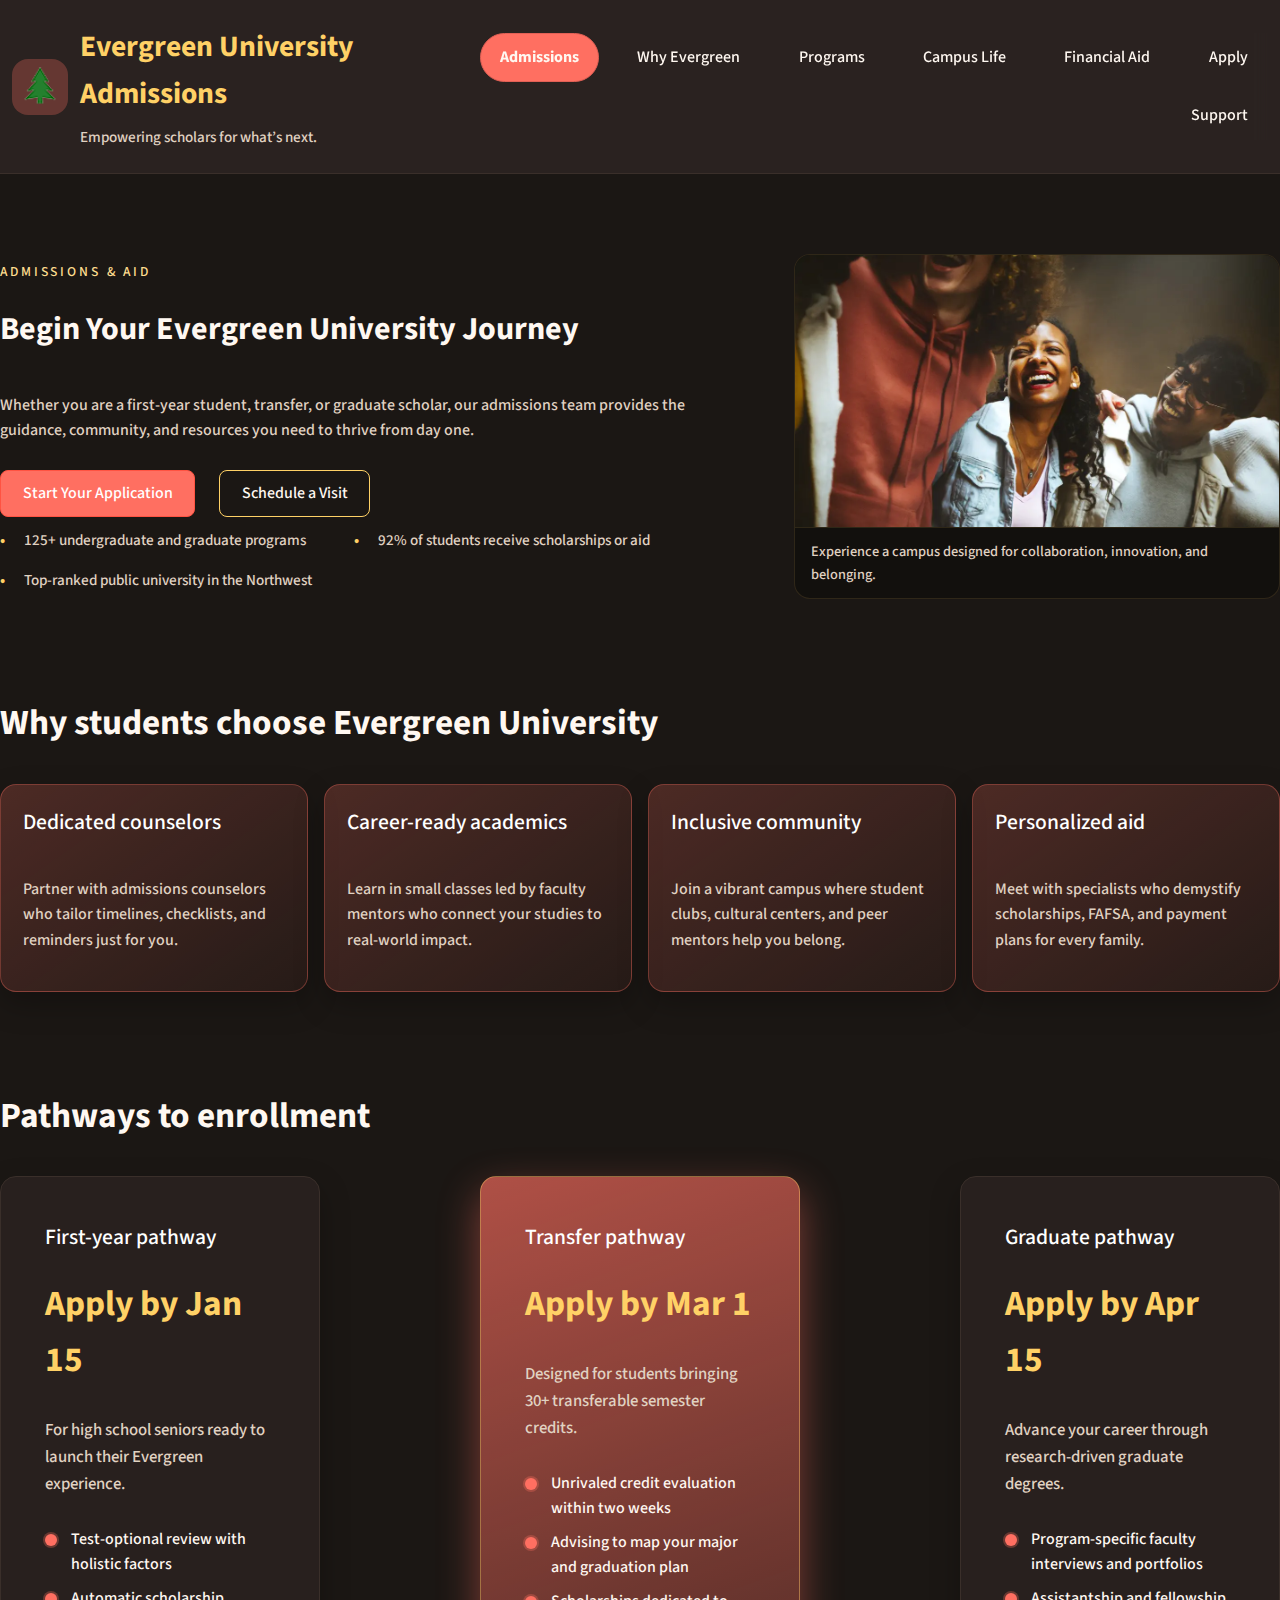
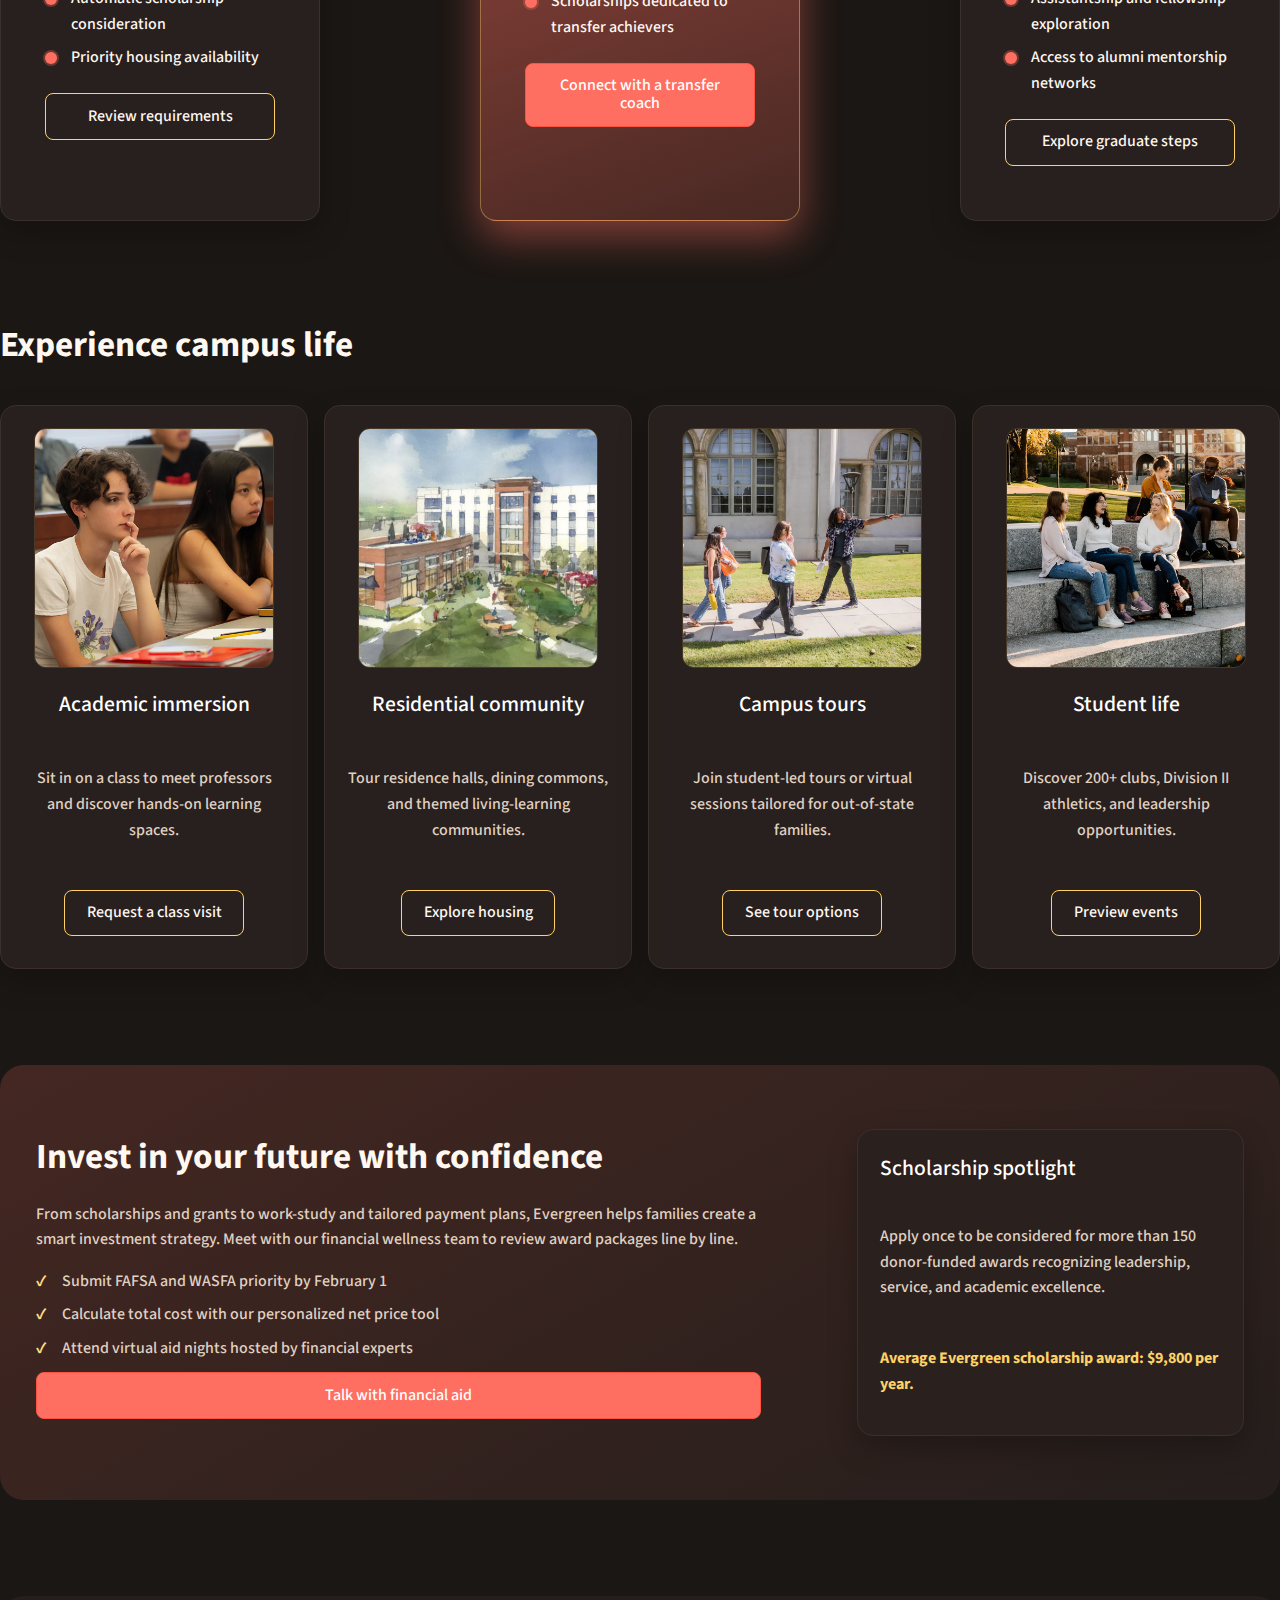
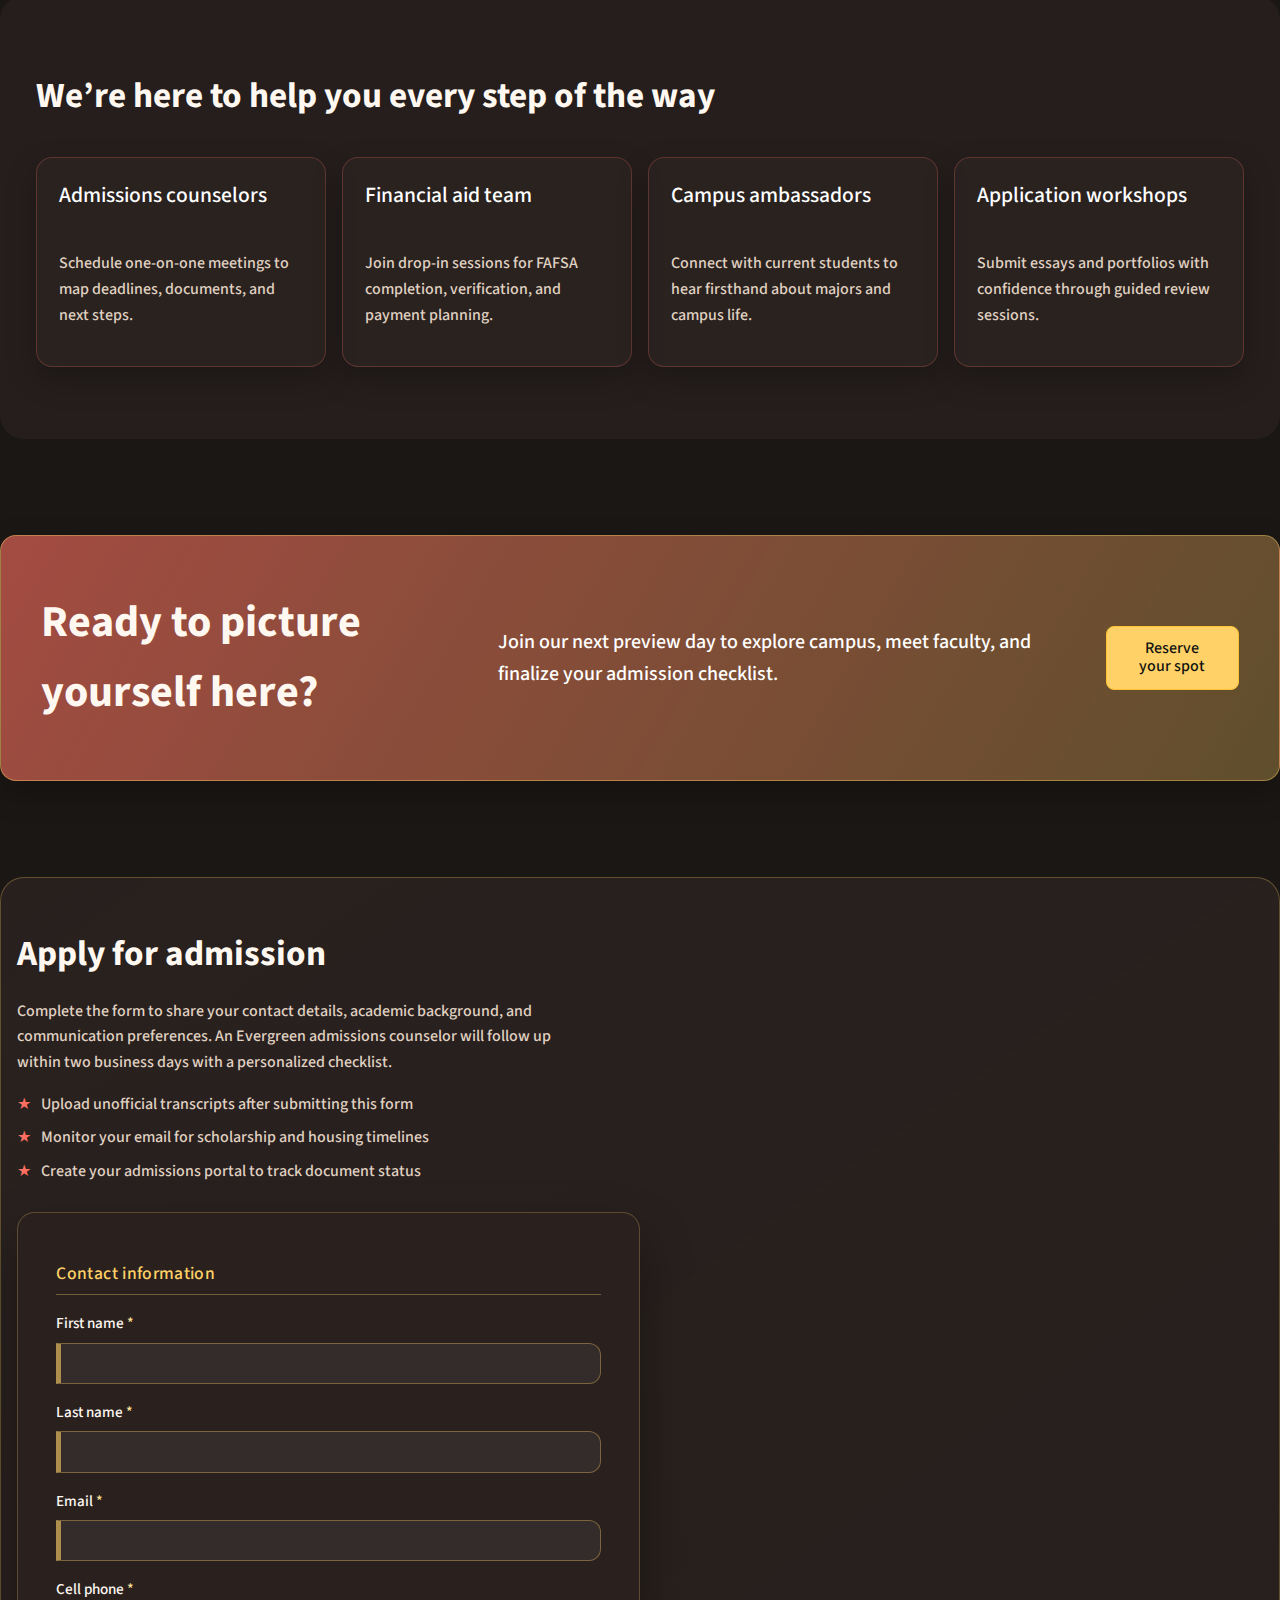
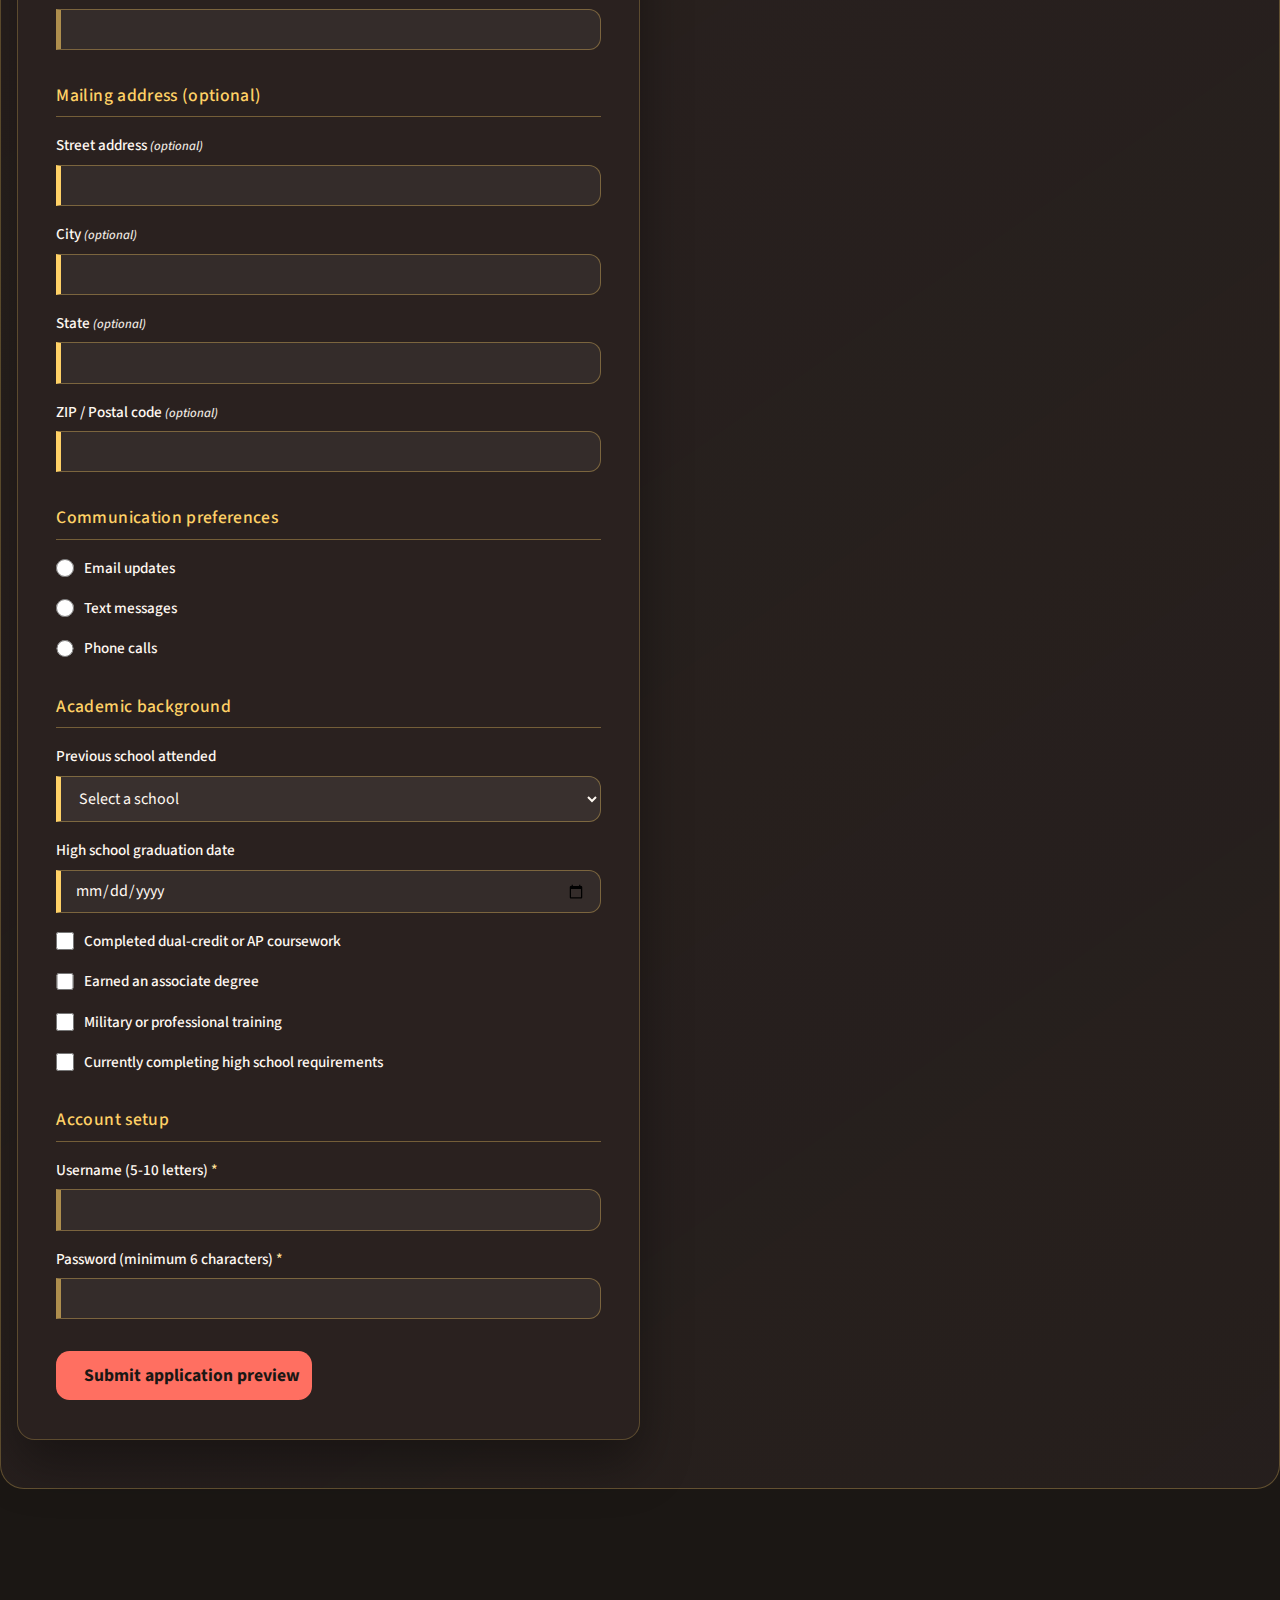
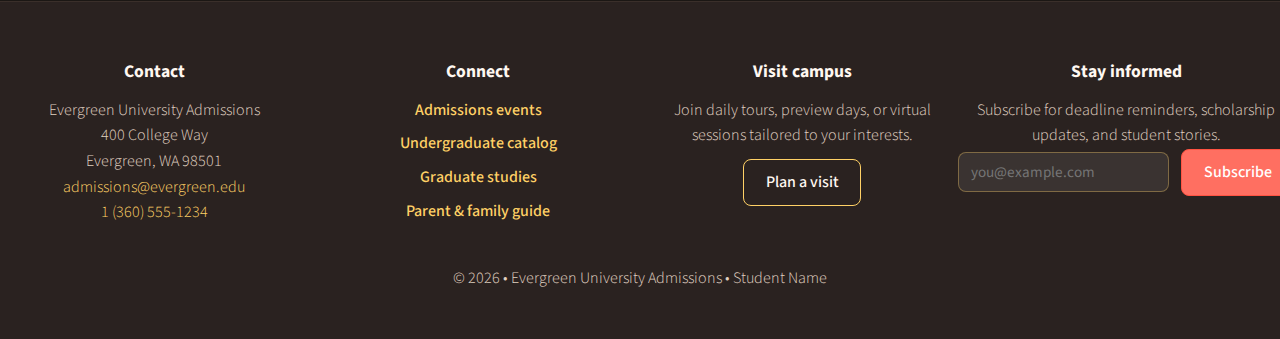
<file: index.html>
<!DOCTYPE html>
<html lang="en">
<head>
    <title>Evergreen University Admissions | Start Your Journey</title>
    <meta name="description" content="Explore Evergreen University admissions deadlines, academic programs, and financial aid resources, then apply with confidence.">
    <meta name="author" content="Evergreen University Admissions">

    <meta charset="UTF-8">

    <meta name="viewport" content="width=device-width, initial-scale=1.0">

    <!-- DNS + connection hints for Google Fonts -->
    <link rel="dns-prefetch" href="//fonts.googleapis.com">
    <link rel="dns-prefetch" href="//fonts.gstatic.com">
    <link rel="preconnect" href="https://fonts.googleapis.com" crossorigin>
    <link rel="preconnect" href="https://fonts.gstatic.com" crossorigin>

    <!-- Preload Google Fonts stylesheet, with stylesheet swap on load -->
    <link rel="preload" as="style" href="https://fonts.googleapis.com/css2?family=Source+Sans+3:wght@300;400;600;700&display=swap" onload="this.onload=null;this.rel='stylesheet'">
    <noscript>
        <link href="https://fonts.googleapis.com/css2?family=Source+Sans+3:wght@300;400;600;700&display=swap" rel="stylesheet">
    </noscript>

    <!-- Site styles -->
    <link href="css/styles.min.css?v=20240512" rel="stylesheet">
    <link href="css/nav-overrides.css?v=20240512" rel="stylesheet">

    <!-- favicon assets -->
    <link rel="apple-touch-icon" sizes="180x180" href="apple-touch-icon.png">
    <link rel="icon" type="image/png" sizes="32x32" href="favicon-32x32.png">
    <link rel="icon" type="image/png" sizes="16x16" href="favicon-16x16.png">
    <link rel="manifest" href="site.webmanifest">
</head>
<body>
    <div id="headerWrapper">
        <header class="site-header" id="top">
            <div class="brand">
                <img src="images/logo1x.png" srcset="images/logo1x.png 1x, images/logo2x.png 2x, images/logo3x.png 3x" alt="Evergreen University crest" width="64" height="64">
                <div class="brand-text">
                    <h1>Evergreen University Admissions</h1>
                    <p>Empowering scholars for what’s next.</p>
                </div>
            </div>
            <nav class="primary-nav" aria-label="Primary">
                <button class="nav-toggle" type="button" aria-expanded="false" aria-controls="primary-menu">
                    <span class="sr-only">Toggle navigation</span>
                    <span class="nav-toggle__box">
                        <span class="nav-toggle__line"></span>
                        <span class="nav-toggle__line"></span>
                        <span class="nav-toggle__line"></span>
                    </span>
                </button>
                <ul id="primary-menu">
                    <li class="active"><a href="#hero" aria-current="page">Admissions</a></li>
                    <li><a href="#admissions-overview">Why Evergreen</a></li>
                    <li><a href="#programs">Programs</a></li>
                    <li><a href="#campus">Campus Life</a></li>
                    <li><a href="#aid">Financial Aid</a></li>
                    <li><a href="#apply">Apply</a></li>
                    <li><a href="#support">Support</a></li>
                    <li class="nav-footer-close">
                        <a href="#top" aria-label="Close navigation and return to top">
                            <span aria-hidden="true">&times;</span>
                        </a>
                    </li>
                </ul>
            </nav>
        </header>
    </div>

    <div id="mainWrapper">
        <main>
            <section class="hero" id="hero">
                <div class="row">
                    <div class="column small-12 medium-6 large-6">
                        <p class="eyebrow">Admissions &amp; Aid</p>
                        <h1>Begin Your Evergreen University Journey</h1>
                        <p>Whether you are a first-year student, transfer, or graduate scholar, our admissions team provides the guidance, community, and resources you need to thrive from day one.</p>
                        <div class="cta-group">
                            <a class="btn btn-primary" href="#apply">Start Your Application</a>
                            <a class="btn btn-outline" href="#campus">Schedule a Visit</a>
                        </div>
                        <ul class="hero-highlights">
                            <li>125+ undergraduate and graduate programs</li>
                            <li>92% of students receive scholarships or aid</li>
                            <li>Top-ranked public university in the Northwest</li>
                        </ul>
                    </div>
                    <div class="column small-12 medium-6 large-6">
                        <figure class="hero-media">
                            <img src="images/photo1.webp" alt="Students walking across Evergreen University campus" width="1080" height="607">
                            <figcaption>Experience a campus designed for collaboration, innovation, and belonging.</figcaption>
                        </figure>
                    </div>
                </div>
            </section>

            <section class="benefits" id="admissions-overview">
                <h2>Why students choose Evergreen University</h2>
                <div class="row">
                    <div class="column small-12 medium-6 large-3">
                        <article class="card icon-card">
                            <h3>Dedicated counselors</h3>
                            <p>Partner with admissions counselors who tailor timelines, checklists, and reminders just for you.</p>
                        </article>
                    </div>
                    <div class="column small-12 medium-6 large-3">
                        <article class="card icon-card">
                            <h3>Career-ready academics</h3>
                            <p>Learn in small classes led by faculty mentors who connect your studies to real-world impact.</p>
                        </article>
                    </div>
                    <div class="column small-12 medium-6 large-3">
                        <article class="card icon-card">
                            <h3>Inclusive community</h3>
                            <p>Join a vibrant campus where student clubs, cultural centers, and peer mentors help you belong.</p>
                        </article>
                    </div>
                    <div class="column small-12 medium-6 large-3">
                        <article class="card icon-card">
                            <h3>Personalized aid</h3>
                            <p>Meet with specialists who demystify scholarships, FAFSA, and payment plans for every family.</p>
                        </article>
                    </div>
                </div>
            </section>

            <section class="plans" id="programs">
                <h2>Pathways to enrollment</h2>
                <div class="row">
                    <div class="column small-12 medium-6 large-3">
                        <article class="card plan-card">
                            <h3>First-year pathway</h3>
                            <p class="price"><span>Apply by Jan 15</span></p>
                            <p class="subtitle">For high school seniors ready to launch their Evergreen experience.</p>
                            <ul class="plan-features">
                                <li>Test-optional review with holistic factors</li>
                                <li>Automatic scholarship consideration</li>
                                <li>Priority housing availability</li>
                            </ul>
                            <a class="btn btn-outline" href="#apply">Review requirements</a>
                        </article>
                    </div>
                    <div class="column small-12 medium-6 large-3">
                        <article class="card plan-card featured">
                            <h3>Transfer pathway</h3>
                            <p class="price"><span>Apply by Mar 1</span></p>
                            <p class="subtitle">Designed for students bringing 30+ transferable semester credits.</p>
                            <ul class="plan-features">
                                <li>Unrivaled credit evaluation within two weeks</li>
                                <li>Advising to map your major and graduation plan</li>
                                <li>Scholarships dedicated to transfer achievers</li>
                            </ul>
                            <a class="btn btn-primary" href="#apply">Connect with a transfer coach</a>
                        </article>
                    </div>
                    <div class="column small-12 medium-6 large-3">
                        <article class="card plan-card">
                            <h3>Graduate pathway</h3>
                            <p class="price"><span>Apply by Apr 15</span></p>
                            <p class="subtitle">Advance your career through research-driven graduate degrees.</p>
                            <ul class="plan-features">
                                <li>Program-specific faculty interviews and portfolios</li>
                                <li>Assistantship and fellowship exploration</li>
                                <li>Access to alumni mentorship networks</li>
                            </ul>
                            <a class="btn btn-outline" href="#apply">Explore graduate steps</a>
                        </article>
                    </div>
                </div>
            </section>

            <section class="devices" id="campus">
                <h2>Experience campus life</h2>
                <div class="row">
                    <div class="column small-12 medium-6 large-3">
                        <article class="card device-card">
                            <img src="images/photo2.webp" alt="Students collaborating in a modern classroom" width="900" height="900" loading="lazy">
                            <h3>Academic immersion</h3>
                            <p>Sit in on a class to meet professors and discover hands-on learning spaces.</p>
                            <a class="btn btn-outline" href="#apply">Request a class visit</a>
                        </article>
                    </div>
                    <div class="column small-12 medium-6 large-3">
                        <article class="card device-card">
                            <img src="images/photo3.webp" alt="Evergreen University housing exterior at sunset" width="900" height="900" loading="lazy">
                            <h3>Residential community</h3>
                            <p>Tour residence halls, dining commons, and themed living-learning communities.</p>
                            <a class="btn btn-outline" href="#apply">Explore housing</a>
                        </article>
                    </div>
                    <div class="column small-12 medium-6 large-3">
                        <article class="card device-card">
                            <img src="images/photo4.webp" alt="Student exploring campus green space" width="900" height="900" loading="lazy">
                            <h3>Campus tours</h3>
                            <p>Join student-led tours or virtual sessions tailored for out-of-state families.</p>
                            <a class="btn btn-outline" href="#apply">See tour options</a>
                        </article>
                    </div>
                    <div class="column small-12 medium-6 large-3">
                        <article class="card device-card">
                            <img src="images/photo5.webp" alt="Students celebrating with Evergreen spirit gear" width="900" height="900" loading="lazy">
                            <h3>Student life</h3>
                            <p>Discover 200+ clubs, Division II athletics, and leadership opportunities.</p>
                            <a class="btn btn-outline" href="#apply">Preview events</a>
                        </article>
                    </div>
                </div>
            </section>

            <section class="coverage" id="aid">
                <div class="row">
                    <div class="column small-12 medium-7 large-7">
                        <h2>Invest in your future with confidence</h2>
                        <p>From scholarships and grants to work-study and tailored payment plans, Evergreen helps families create a smart investment strategy. Meet with our financial wellness team to review award packages line by line.</p>
                        <ul class="coverage-list">
                            <li>Submit FAFSA and WASFA priority by February 1</li>
                            <li>Calculate total cost with our personalized net price tool</li>
                            <li>Attend virtual aid nights hosted by financial experts</li>
                        </ul>
                        <a class="btn btn-primary" href="#support">Talk with financial aid</a>
                    </div>
                    <div class="column small-12 medium-5 large-5">
                        <aside class="card coverage-card">
                            <h3>Scholarship spotlight</h3>
                            <p>Apply once to be considered for more than 150 donor-funded awards recognizing leadership, service, and academic excellence.</p>
                            <p class="highlight">Average Evergreen scholarship award: $9,800 per year.</p>
                        </aside>
                    </div>
                </div>
            </section>

            <section class="support" id="support">
                <h2>We’re here to help you every step of the way</h2>
                <div class="row">
                    <div class="column small-12 medium-3 large-3">
                        <article class="card support-card">
                            <h3>Admissions counselors</h3>
                            <p>Schedule one-on-one meetings to map deadlines, documents, and next steps.</p>
                        </article>
                    </div>
                    <div class="column small-12 medium-3 large-3">
                        <article class="card support-card">
                            <h3>Financial aid team</h3>
                            <p>Join drop-in sessions for FAFSA completion, verification, and payment planning.</p>
                        </article>
                    </div>
                    <div class="column small-12 medium-3 large-3">
                        <article class="card support-card">
                            <h3>Campus ambassadors</h3>
                            <p>Connect with current students to hear firsthand about majors and campus life.</p>
                        </article>
                    </div>
                    <div class="column small-12 medium-3 large-3">
                        <article class="card support-card">
                            <h3>Application workshops</h3>
                            <p>Submit essays and portfolios with confidence through guided review sessions.</p>
                        </article>
                    </div>
                </div>
            </section>

            <section class="cta-banner">
                <div class="row">
                    <div class="column small-12 medium-12 large-12">
                        <div class="card cta-card">
                            <h2>Ready to picture yourself here?</h2>
                            <p>Join our next preview day to explore campus, meet faculty, and finalize your admission checklist.</p>
                            <a class="btn btn-highlight" href="#apply">Reserve your spot</a>
                        </div>
                    </div>
                </div>
            </section>

            <section class="apply" id="apply">
                <div class="row">
                    <div class="column small-12 medium-6 large-6">
                        <h2>Apply for admission</h2>
                        <p>Complete the form to share your contact details, academic background, and communication preferences. An Evergreen admissions counselor will follow up within two business days with a personalized checklist.</p>
                        <ul>
                            <li>Upload unofficial transcripts after submitting this form</li>
                            <li>Monitor your email for scholarship and housing timelines</li>
                            <li>Create your admissions portal to track document status</li>
                        </ul>
                    </div>
                    <div class="column small-12 medium-6 large-6">
                        <form method="get" action="thanks.html" class="my-form" autocomplete="on">
                            <div class="form-section">
                                <h3>Contact information</h3>
                                <label>
                                    <span>First name <span class="required">*</span></span>
                                    <input type="text" name="firstName" autocomplete="given-name" required title="Please enter your first name">
                                </label>
                                <label>
                                    <span>Last name <span class="required">*</span></span>
                                    <input type="text" name="lastName" autocomplete="family-name" required title="Please enter your last name">
                                </label>
                                <label>
                                    <span>Email <span class="required">*</span></span>
                                    <input type="email" name="email" autocomplete="email" required title="Please enter a valid email address">
                                </label>
                                <label>
                                    <span>Cell phone <span class="required">*</span></span>
                                    <input type="tel" name="cellPhone" autocomplete="tel" required title="Please enter a mobile number">
                                </label>
                            </div>

                            <div class="form-section">
                                <h3>Mailing address (optional)</h3>
                                <label>
                                    <span>Street address <span class="optional">(optional)</span></span>
                                    <input type="text" name="address" autocomplete="address-line1">
                                </label>
                                <label>
                                    <span>City <span class="optional">(optional)</span></span>
                                    <input type="text" name="city" autocomplete="address-level2">
                                </label>
                                <label>
                                    <span>State <span class="optional">(optional)</span></span>
                                    <input type="text" name="state" autocomplete="address-level1">
                                </label>
                                <label>
                                    <span>ZIP / Postal code <span class="optional">(optional)</span></span>
                                    <input type="text" name="postalCode" autocomplete="postal-code" pattern="\d{5}(-\d{4})?" title="Enter a 5-digit ZIP or 5+4 format">
                                </label>
                            </div>

                            <div class="form-section">
                                <h3>Communication preferences</h3>
                                <label class="choice">
                                    <input type="radio" name="contactPreference" value="email" required>
                                    <span>Email updates</span>
                                </label>
                                <label class="choice">
                                    <input type="radio" name="contactPreference" value="text">
                                    <span>Text messages</span>
                                </label>
                                <label class="choice">
                                    <input type="radio" name="contactPreference" value="phone">
                                    <span>Phone calls</span>
                                </label>
                            </div>

                            <div class="form-section">
                                <h3>Academic background</h3>
                                <label>
                                    <span>Previous school attended</span>
                                    <select name="previousSchool">
                                        <option value="">Select a school</option>
                                        <option value="evergreen-high">Evergreen High School</option>
                                        <option value="pine-valley-community">Pine Valley Community College</option>
                                        <option value="northcrest-state">Northcrest State College</option>
                                        <option value="international">International or other</option>
                                    </select>
                                </label>
                                <label>
                                    <span>High school graduation date</span>
                                    <input type="date" name="graduationDate">
                                </label>
                                <label class="choice">
                                    <input type="checkbox" name="educationCompleted[]" value="dual-credit">
                                    <span>Completed dual-credit or AP coursework</span>
                                </label>
                                <label class="choice">
                                    <input type="checkbox" name="educationCompleted[]" value="associate">
                                    <span>Earned an associate degree</span>
                                </label>
                                <label class="choice">
                                    <input type="checkbox" name="educationCompleted[]" value="military">
                                    <span>Military or professional training</span>
                                </label>
                                <label class="choice">
                                    <input type="checkbox" name="educationCompleted[]" value="none">
                                    <span>Currently completing high school requirements</span>
                                </label>
                            </div>

                            <div class="form-section">
                                <h3>Account setup</h3>
                                <label>
                                    <span>Username (5-10 letters) <span class="required">*</span></span>
                                    <input type="text" name="username" pattern="[A-Za-z]{5,10}" required title="Use 5-10 letters only">
                                </label>
                                <label>
                                    <span>Password (minimum 6 characters) <span class="required">*</span></span>
                                    <input type="password" name="password" minlength="6" required title="Enter at least 6 characters">
                                </label>
                            </div>

                            <input type="submit" value="Submit application preview">
                        </form>
                    </div>
                </div>
            </section>
        </main>
    </div>

    <div id="footerWrapper">
        <footer>
            <div class="row">
                <div class="column small-12 medium-6 large-3">
                    <section class="contact">
                        <h3>Contact</h3>
                        <p>Evergreen University Admissions</p>
                        <p>400 College Way<br>Evergreen, WA 98501</p>
                        <p><a href="mailto:admissions@evergreen.edu">admissions@evergreen.edu</a></p>
                        <p><a href="tel:+13605551234">1 (360) 555-1234</a></p>
                    </section>
                </div>
                <div class="column small-12 medium-6 large-3">
                    <section class="social">
                        <h3>Connect</h3>
                        <ul>
                            <li><a href="#">Admissions events</a></li>
                            <li><a href="#">Undergraduate catalog</a></li>
                            <li><a href="#">Graduate studies</a></li>
                            <li><a href="#">Parent &amp; family guide</a></li>
                        </ul>
                    </section>
                </div>
                <div class="column small-12 medium-6 large-3">
                    <section class="location">
                        <h3>Visit campus</h3>
                        <p>Join daily tours, preview days, or virtual sessions tailored to your interests.</p>
                        <a class="btn btn-outline" href="#campus">Plan a visit</a>
                    </section>
                </div>
                <div class="column small-12 medium-6 large-3">
                    <section class="newsletter">
                        <h3>Stay informed</h3>
                        <p>Subscribe for deadline reminders, scholarship updates, and student stories.</p>
                        <form action="#" method="post" class="newsletter-form">
                            <label for="newsletter-email" class="sr-only">Email address</label>
                            <input type="email" id="newsletter-email" name="email" placeholder="you@example.com" required>
                            <button class="btn btn-primary" type="submit">Subscribe</button>
                        </form>
                    </section>
                </div>
            </div>
            <p>&copy; <span id="year">x</span> &bull; Evergreen University Admissions • Student Name</p>
        </footer>
        <div id="footerNavPortal" class="footer-nav-portal"></div>
    </div>
    <script src="js/scripts.js?v=20240512"></script>
</body>
</html>
</file>
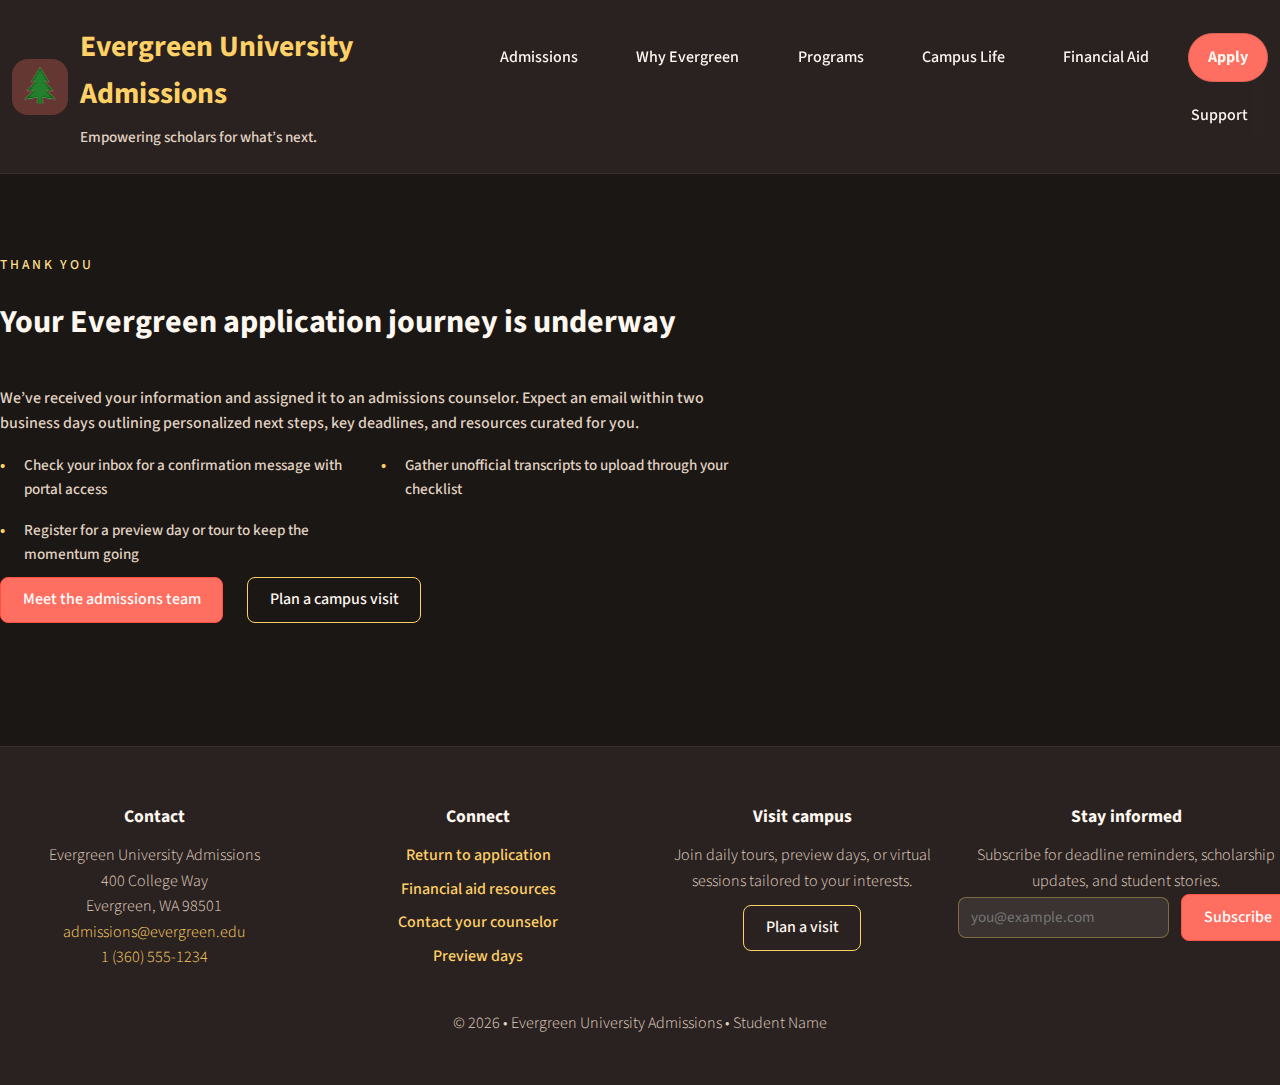
<file: thanks.html>
<!DOCTYPE html>
<html lang="en">
<head>
    <title>Thank You | Evergreen University Admissions</title>
    <meta name="description" content="Thank you for sharing your information with Evergreen University Admissions. A counselor will contact you soon.">
    <meta name="author" content="Evergreen University Admissions">

    <meta charset="UTF-8">

    <meta name="viewport" content="width=device-width, initial-scale=1.0">

    <!-- DNS + connection hints for Google Fonts -->
    <link rel="dns-prefetch" href="//fonts.googleapis.com">
    <link rel="dns-prefetch" href="//fonts.gstatic.com">
    <link rel="preconnect" href="https://fonts.googleapis.com" crossorigin>
    <link rel="preconnect" href="https://fonts.gstatic.com" crossorigin>

    <!-- Preload Google Fonts stylesheet, with stylesheet swap on load -->
    <link rel="preload" as="style" href="https://fonts.googleapis.com/css2?family=Source+Sans+3:wght@300;400;600;700&display=swap" onload="this.onload=null;this.rel='stylesheet'">
    <noscript>
        <link href="https://fonts.googleapis.com/css2?family=Source+Sans+3:wght@300;400;600;700&display=swap" rel="stylesheet">
    </noscript>

    <!-- Site styles -->
    <link href="css/styles.min.css" rel="stylesheet">
    <link href="css/nav-overrides.css" rel="stylesheet">

    <!-- favicon assets -->
    <link rel="apple-touch-icon" sizes="180x180" href="apple-touch-icon.png">
    <link rel="icon" type="image/png" sizes="32x32" href="favicon-32x32.png">
    <link rel="icon" type="image/png" sizes="16x16" href="favicon-16x16.png">
    <link rel="manifest" href="site.webmanifest">
</head>
<body>

    <div id="headerWrapper">
        <header class="site-header">
            <div class="brand">
                <img src="images/logo1x.png" srcset="images/logo1x.png 1x, images/logo2x.png 2x, images/logo3x.png 3x" alt="Evergreen University crest" width="64" height="64">
                <div class="brand-text">
                    <h1>Evergreen University Admissions</h1>
                    <p>Empowering scholars for what’s next.</p>
                </div>
            </div>
            <nav class="primary-nav" aria-label="Primary">
                <button class="nav-toggle" type="button" aria-expanded="false" aria-controls="primary-menu">
                    <span class="sr-only">Toggle navigation</span>
                    <span class="nav-toggle__box">
                        <span class="nav-toggle__line"></span>
                        <span class="nav-toggle__line"></span>
                        <span class="nav-toggle__line"></span>
                    </span>
                </button>
                <ul id="primary-menu">
                    <li class="nav-skip"><a href="#footerWrapper">Skip to footer</a></li>
                    <li><a href="index.html#hero">Admissions</a></li>
                    <li><a href="index.html#admissions-overview">Why Evergreen</a></li>
                    <li><a href="index.html#programs">Programs</a></li>
                    <li><a href="index.html#campus">Campus Life</a></li>
                    <li><a href="index.html#aid">Financial Aid</a></li>
                    <li class="active"><a href="index.html#apply" aria-current="page">Apply</a></li>
                    <li><a href="index.html#support">Support</a></li>
                </ul>
            </nav>
        </header>
    </div>

    <div id="mainWrapper">
        <main>
            <section class="hero" id="thanks">
                <div class="row">
                    <div class="column small-12 medium-8 large-7">
                        <p class="eyebrow">Thank you</p>
                        <h1>Your Evergreen application journey is underway</h1>
                        <p>We’ve received your information and assigned it to an admissions counselor. Expect an email within two business days outlining personalized next steps, key deadlines, and resources curated for you.</p>
                        <ul class="hero-highlights">
                            <li>Check your inbox for a confirmation message with portal access</li>
                            <li>Gather unofficial transcripts to upload through your checklist</li>
                            <li>Register for a preview day or tour to keep the momentum going</li>
                        </ul>
                        <div class="cta-group">
                            <a class="btn btn-primary" href="index.html#support">Meet the admissions team</a>
                            <a class="btn btn-outline" href="index.html#campus">Plan a campus visit</a>
                        </div>
                    </div>
                </div>
            </section>
        </main>
    </div>

    <div id="footerWrapper">
        <footer>
            <div class="row">
                <div class="column small-12 medium-6 large-3">
                    <section class="contact">
                        <h3>Contact</h3>
                        <p>Evergreen University Admissions</p>
                        <p>400 College Way<br>Evergreen, WA 98501</p>
                        <p><a href="mailto:admissions@evergreen.edu">admissions@evergreen.edu</a></p>
                        <p><a href="tel:+13605551234">1 (360) 555-1234</a></p>
                    </section>
                </div>
                <div class="column small-12 medium-6 large-3">
                    <section class="social">
                        <h3>Connect</h3>
                        <ul>
                            <li><a href="index.html#apply">Return to application</a></li>
                            <li><a href="index.html#aid">Financial aid resources</a></li>
                            <li><a href="index.html#support">Contact your counselor</a></li>
                            <li><a href="index.html#campus">Preview days</a></li>
                        </ul>
                    </section>
                </div>
                <div class="column small-12 medium-6 large-3">
                    <section class="location">
                        <h3>Visit campus</h3>
                        <p>Join daily tours, preview days, or virtual sessions tailored to your interests.</p>
                        <a class="btn btn-outline" href="index.html#campus">Plan a visit</a>
                    </section>
                </div>
                <div class="column small-12 medium-6 large-3">
                    <section class="newsletter">
                        <h3>Stay informed</h3>
                        <p>Subscribe for deadline reminders, scholarship updates, and student stories.</p>
                        <form action="#" method="post" class="newsletter-form">
                            <label for="newsletter-email" class="sr-only">Email address</label>
                            <input type="email" id="newsletter-email" name="email" placeholder="you@example.com" required>
                            <button class="btn btn-primary" type="submit">Subscribe</button>
                        </form>
                    </section>
                </div>
            </div>
            <p>&copy; <span id="year">x</span> &bull; Evergreen University Admissions • Student Name</p>
        </footer>
    </div>
    <script src="js/scripts.js"></script>
</body>
</html>
</file>
<file: css/nav-overrides.css>
/* Temporary overrides until SCSS is recompiled */

:root {
  --header-offset: 72px;
}

body.nav-open {
  overflow: hidden;
}

body.nav-in-footer {
  overflow: auto;
}

#headerWrapper {
  background-color: #2a2220;
  border-bottom: 1px solid #3a2f2a;
}

#headerWrapper .site-header {
  display: flex;
  align-items: center;
  justify-content: space-between;
  gap: clamp(12px, 4vw, 32px);
  padding: 1.5rem 12px;
  position: relative;
  z-index: 20;
}

#headerWrapper .brand {
  display: flex;
  align-items: center;
  gap: 12px;
  text-decoration: none;
  color: inherit;
}

#headerWrapper .brand img {
  width: 56px;
  height: 56px;
  border-radius: 16px;
  background: rgba(255, 111, 97, 0.28);
  padding: 6px;
}

#headerWrapper .brand-text {
  display: flex;
  flex-direction: column;
  gap: 6px;
}

#headerWrapper .brand-text h1 {
  margin: 0;
  font-size: 1.85rem;
  color: #ffd166;
}

#headerWrapper .brand-text p {
  margin: 0;
  color: #e0d2c2;
  font-size: 0.95rem;
}

#headerWrapper .primary-nav {
  position: relative;
  display: flex;
  align-items: center;
  justify-content: flex-end;
  gap: 12px;
  flex: 0 0 auto;
  padding: 0;
}

#headerWrapper .primary-nav .nav-toggle {
  position: relative;
  z-index: 60;
  display: inline-flex;
  align-items: center;
  justify-content: center;
  gap: 8px;
  padding: 0.5rem 0.75rem;
  border-radius: 12px;
  border: 1px solid #3a2f2a;
  background: rgba(255, 111, 97, 0.2);
  color: #fff8f1;
  cursor: pointer;
  transition: background-color 160ms ease, transform 160ms ease;
}

#headerWrapper .primary-nav .nav-toggle:hover,
#headerWrapper .primary-nav .nav-toggle:focus-visible {
  background: rgba(255, 111, 97, 0.32);
}

#headerWrapper .primary-nav .nav-toggle:active {
  transform: scale(0.97);
}

#headerWrapper .primary-nav .nav-toggle__box {
  display: inline-flex;
  flex-direction: column;
  align-items: center;
  justify-content: center;
  width: 1.5rem;
  height: 1.5rem;
}

#headerWrapper .primary-nav .nav-toggle__line {
  width: 100%;
  height: 2px;
  background-color: currentColor;
  border-radius: 999px;
  transition: transform 200ms ease, opacity 200ms ease;
}

#headerWrapper .primary-nav .nav-toggle__line:not(:last-child) {
  margin-bottom: 0.35rem;
}

#headerWrapper .primary-nav .nav-toggle[aria-expanded="true"] .nav-toggle__line:nth-child(1) {
  transform: translateY(6px) rotate(45deg);
}

#headerWrapper .primary-nav .nav-toggle[aria-expanded="true"] .nav-toggle__line:nth-child(2) {
  opacity: 0;
}

#headerWrapper .primary-nav .nav-toggle[aria-expanded="true"] .nav-toggle__line:nth-child(3) {
  transform: translateY(-6px) rotate(-45deg);
}

#headerWrapper .primary-nav ul {
  position: absolute;
  top: calc(100% + 0.5rem);
  right: -12px;
  width: min(24rem, calc(100vw - 24px));
  display: none;
  flex-direction: column;
  gap: 0.75rem;
  padding: 1rem;
  margin: 0;
  list-style: none;
  background: rgba(42, 34, 32, 0.97);
  border: 1px solid #3a2f2a;
  border-radius: 16px;
  box-shadow: 0 24px 50px rgba(0, 0, 0, 0.45);
  backdrop-filter: blur(6px);
  z-index: 40;
  max-height: calc(100vh - 4rem);
  overflow-y: auto;
}

#headerWrapper .primary-nav ul li {
  width: 100%;
  border: 1px solid #3a2f2a;
  border-radius: 999px;
  overflow: hidden;
  transition: transform 150ms ease, box-shadow 150ms ease;
}

#headerWrapper .primary-nav ul .nav-footer-close {
  display: none;
}

#headerWrapper .primary-nav ul li:hover {
  transform: translateY(-2px);
  box-shadow: 0 10px 20px rgba(0, 0, 0, 0.25);
}

#headerWrapper .primary-nav ul.is-open {
  display: flex;
  position: fixed;
  left: 0;
  right: 0;
  bottom: 0;
  top: 0;
  width: 100vw;
  max-width: none;
  padding: clamp(1.5rem, 6vw, 2.25rem);
  padding-top: calc(var(--header-offset, 72px) + clamp(0.4rem, 3vw, 1.2rem));
  border-radius: 0;
  border: 0;
  box-shadow: none;
  align-items: stretch;
  justify-content: flex-start;
  gap: clamp(0.75rem, 3vh, 1.5rem);
  min-height: 100vh;
  min-height: 100dvh;
  overflow-y: auto;
  background: rgba(42, 34, 32, 0.97);
  backdrop-filter: blur(8px);
  padding-bottom: clamp(2rem, 10vh, 4rem);
}

#headerWrapper .primary-nav li.active {
  background-color: #ff6f61;
  border-color: #e16055;
}

#headerWrapper .primary-nav a,
.footer-nav-portal #primary-menu a {
  display: block;
  padding: 0.65rem 1.2rem;
  color: #fff8f1;
  text-align: center;
  text-decoration: none;
  font-weight: 500;
  transition: color 150ms ease, background-color 150ms ease;
}

#headerWrapper .primary-nav a:hover,
#headerWrapper .primary-nav a:focus-visible,
.footer-nav-portal #primary-menu a:hover,
.footer-nav-portal #primary-menu a:focus-visible {
  color: #fffaf0;
  background-color: rgba(255, 209, 102, 0.18);
}

#headerWrapper .primary-nav li.active a,
.footer-nav-portal #primary-menu li.active a {
  color: #fff8f1;
  font-weight: 700;
}

.footer-nav-portal {
  display: none;
  background: rgba(42, 34, 32, 0.96);
  border-top: 1px solid rgba(58, 47, 42, 0.75);
  padding: 0 12px;
}

body.nav-in-footer #footerWrapper footer {
  display: none;
}

body.nav-in-footer .footer-nav-portal {
  display: block;
}

.footer-nav-portal #primary-menu {
  list-style: none;
  margin: 0 auto;
  padding: clamp(1rem, 5vw, 1.75rem) 0 clamp(1.25rem, 6vw, 2.25rem);
  display: flex;
  flex-direction: column;
  align-items: center;
  gap: clamp(12px, 4vw, 24px);
  width: min(26rem, 100%);
}

.footer-nav-portal #primary-menu li {
  width: 100%;
  border: 1px solid rgba(58, 47, 42, 0.75);
  border-radius: 999px;
  overflow: hidden;
  background: rgba(42, 34, 32, 0.6);
  transition: transform 150ms ease, box-shadow 150ms ease;
}

.footer-nav-portal #primary-menu li:hover {
  transform: translateY(-2px);
  box-shadow: 0 10px 20px rgba(0, 0, 0, 0.25);
}

.footer-nav-portal #primary-menu li.nav-footer-close {
  display: flex;
  align-items: center;
  justify-content: center;
}

.footer-nav-portal #primary-menu li.nav-footer-close a {
  display: inline-flex;
  align-items: center;
  justify-content: center;
  width: clamp(3rem, 16vw, 3.75rem);
  height: clamp(3rem, 16vw, 3.75rem);
  border-radius: 50%;
  font-size: clamp(1.75rem, 8vw, 2.25rem);
  line-height: 1;
  padding: 0;
  color: #ffe5a2;
}

.footer-nav-portal #primary-menu li.nav-footer-close a:hover,
.footer-nav-portal #primary-menu li.nav-footer-close a:focus-visible {
  color: #1b1714;
  background-color: rgba(255, 111, 97, 0.24);
}


@media (min-width: 35rem) {
  #headerWrapper .primary-nav {
    justify-content: space-between;
    flex: 1 1 auto;
  }
  #headerWrapper .primary-nav .nav-toggle {
    display: none;
  }
  #headerWrapper .primary-nav ul {
    position: static;
    display: flex !important;
    flex-direction: row;
    align-items: center;
    justify-content: flex-end;
    gap: 12px;
    column-gap: 12px;
    row-gap: 10px;
    flex-wrap: wrap;
    white-space: normal;
    padding: 0;
    background: transparent;
    border: none;
    border-radius: 0;
    box-shadow: none;
    width: 100%;
    min-width: 0;
  }
  #headerWrapper .primary-nav ul li {
    width: auto;
    border: 1px solid transparent;
  }
}

@media (min-width: 60rem) {
  #headerWrapper .primary-nav {
    justify-content: flex-end;
  }
  #headerWrapper .primary-nav ul {
    justify-content: flex-end;
    gap: 18px;
    column-gap: 18px;
    row-gap: 10px;
    flex-wrap: wrap;
    white-space: normal;
    width: 100%;
    min-width: 0;
  }
}
</file>
<file: css/styles.min.css>
/*! normalize.css v8.0.1 | MIT License | github.com/necolas/normalize.css */html{line-height:1.15;-webkit-text-size-adjust:100%}body{margin:0}main{display:block}h1{font-size:2em;margin:.67em 0}hr{-webkit-box-sizing:content-box;box-sizing:content-box;height:0;overflow:visible}pre{font-family:monospace,monospace;font-size:1em}a{background-color:rgba(0,0,0,0)}abbr[title]{border-bottom:none;text-decoration:underline;-webkit-text-decoration:underline dotted;text-decoration:underline dotted}b,strong{font-weight:bolder}code,kbd,samp{font-family:monospace,monospace;font-size:1em}small{font-size:80%}sub,sup{font-size:75%;line-height:0;position:relative;vertical-align:baseline}sub{bottom:-0.25em}sup{top:-0.5em}img{border-style:none}button,input,optgroup,select,textarea{font-family:inherit;font-size:100%;line-height:1.15;margin:0}button,input{overflow:visible}button,select{text-transform:none}button,[type=button],[type=reset],[type=submit]{-webkit-appearance:button;-moz-appearance:button;appearance:button}button::-moz-focus-inner,[type=button]::-moz-focus-inner,[type=reset]::-moz-focus-inner,[type=submit]::-moz-focus-inner{border-style:none;padding:0}button:-moz-focusring,[type=button]:-moz-focusring,[type=reset]:-moz-focusring,[type=submit]:-moz-focusring{outline:1px dotted ButtonText}fieldset{padding:.35em .75em .625em}legend{-webkit-box-sizing:border-box;box-sizing:border-box;color:inherit;display:table;max-width:100%;padding:0;white-space:normal}progress{vertical-align:baseline}textarea{overflow:auto}[type=checkbox],[type=radio]{-webkit-box-sizing:border-box;box-sizing:border-box;padding:0}[type=number]::-webkit-inner-spin-button,[type=number]::-webkit-outer-spin-button{height:auto}[type=search]{-webkit-appearance:textfield;-moz-appearance:textfield;appearance:textfield;outline-offset:-2px}[type=search]::-webkit-search-decoration{-webkit-appearance:none}::-webkit-file-upload-button{-webkit-appearance:button;font:inherit}details{display:block}summary{display:list-item}template{display:none}[hidden]{display:none}html{-moz-text-size-adjust:none;-webkit-text-size-adjust:none;-ms-text-size-adjust:none;text-size-adjust:none;height:100%}*{-webkit-box-sizing:border-box;box-sizing:border-box}body{height:100%;font-family:"Source Sans 3",sans-serif;font-weight:500;color:#fff8f1;background-color:#1b1714;line-height:1.6}h1,h2,h3,h4,h5,h6{font-family:"Source Sans 3",sans-serif;font-weight:700;color:#fff8f1}a{color:#ffd166;text-decoration:none;-webkit-transition:color 150ms ease,background-color 150ms ease;transition:color 150ms ease,background-color 150ms ease}a:hover,a:focus-visible{text-decoration:underline}#headerWrapper{background-color:#2a2220;color:#fff8f1;border-bottom:1px solid #3a2f2a}.site-header{display:-webkit-box;display:-ms-flexbox;display:flex;-webkit-box-align:center;-ms-flex-align:center;align-items:center;-webkit-box-pack:justify;-ms-flex-pack:justify;justify-content:space-between;gap:clamp(.75rem,4vw,2rem);padding:1.5rem 12px;position:relative;z-index:20}.brand{display:-webkit-box;display:-ms-flexbox;display:flex;-webkit-box-align:center;-ms-flex-align:center;align-items:center;gap:.75rem;text-decoration:none;color:inherit}.brand img{width:56px;height:56px;border-radius:16px;background:rgba(255,111,97,.2);padding:.4rem}.brand-text{display:-webkit-box;display:-ms-flexbox;display:flex;-webkit-box-orient:vertical;-webkit-box-direction:normal;-ms-flex-direction:column;flex-direction:column;gap:.35rem}.brand-text h1{margin:0;font-size:1.85rem;font-weight:700;color:#ffd166}.brand-text p{margin:0;color:#e0d2c2;font-size:.95rem}.primary-nav{position:relative;display:-webkit-box;display:-ms-flexbox;display:flex;-webkit-box-align:center;-ms-flex-align:center;align-items:center;-webkit-box-pack:end;-ms-flex-pack:end;justify-content:flex-end;gap:.75rem;-webkit-box-flex:0;-ms-flex:0 0 auto;flex:0 0 auto}.primary-nav .nav-toggle{display:-webkit-inline-box;display:-ms-inline-flexbox;display:inline-flex;-webkit-box-align:center;-ms-flex-align:center;align-items:center;-webkit-box-pack:center;-ms-flex-pack:center;justify-content:center;gap:.5rem;padding:.5rem .75rem;border-radius:.75rem;border:1px solid #3a2f2a;background:rgba(255,111,97,.18);color:#fff8f1;cursor:pointer;-webkit-transition:background-color 160ms ease,-webkit-transform 160ms ease;transition:background-color 160ms ease,-webkit-transform 160ms ease;transition:background-color 160ms ease,transform 160ms ease;transition:background-color 160ms ease,transform 160ms ease,-webkit-transform 160ms ease}.primary-nav .nav-toggle:hover,.primary-nav .nav-toggle:focus-visible{background:rgba(255,111,97,.28)}.primary-nav .nav-toggle:active{-webkit-transform:scale(0.97);transform:scale(0.97)}.primary-nav .nav-toggle .nav-toggle__box{display:-webkit-inline-box;display:-ms-inline-flexbox;display:inline-flex;-webkit-box-orient:vertical;-webkit-box-direction:normal;-ms-flex-direction:column;flex-direction:column;-webkit-box-pack:center;-ms-flex-pack:center;justify-content:center;-webkit-box-align:center;-ms-flex-align:center;align-items:center;width:1.5rem;height:1.5rem;position:relative}.primary-nav .nav-toggle .nav-toggle__line{width:100%;height:2px;background-color:currentColor;border-radius:999px;-webkit-transition:opacity 200ms ease,-webkit-transform 200ms ease;transition:opacity 200ms ease,-webkit-transform 200ms ease;transition:transform 200ms ease,opacity 200ms ease;transition:transform 200ms ease,opacity 200ms ease,-webkit-transform 200ms ease}.primary-nav .nav-toggle .nav-toggle__line:not(:last-child){margin-bottom:.35rem}.primary-nav .nav-toggle[aria-expanded=true] .nav-toggle__line:nth-child(1){-webkit-transform:translateY(6px) rotate(45deg);transform:translateY(6px) rotate(45deg)}.primary-nav .nav-toggle[aria-expanded=true] .nav-toggle__line:nth-child(2){opacity:0}.primary-nav .nav-toggle[aria-expanded=true] .nav-toggle__line:nth-child(3){-webkit-transform:translateY(-6px) rotate(-45deg);transform:translateY(-6px) rotate(-45deg)}.primary-nav ul{list-style-type:none;padding:1rem;margin:0;display:none;-webkit-box-orient:vertical;-webkit-box-direction:normal;-ms-flex-direction:column;flex-direction:column;gap:.75rem;width:min(24rem,100vw - 24px);position:absolute;top:calc(100% + .5rem);right:-8px;background:rgba(42,34,32,.98);border:1px solid #3a2f2a;border-radius:1rem;-webkit-box-shadow:0 24px 50px rgba(0,0,0,.45);box-shadow:0 24px 50px rgba(0,0,0,.45);backdrop-filter:blur(6px);z-index:30}.primary-nav ul li{border:1px solid #3a2f2a;border-radius:999px;overflow:hidden;-webkit-transition:-webkit-transform 150ms ease,-webkit-box-shadow 150ms ease;transition:-webkit-transform 150ms ease,-webkit-box-shadow 150ms ease;transition:transform 150ms ease,box-shadow 150ms ease;transition:transform 150ms ease,box-shadow 150ms ease,-webkit-transform 150ms ease,-webkit-box-shadow 150ms ease}.primary-nav ul li:hover{-webkit-transform:translateY(-2px);transform:translateY(-2px);-webkit-box-shadow:0 10px 20px rgba(0,0,0,.25);box-shadow:0 10px 20px rgba(0,0,0,.25)}.primary-nav ul li.nav-skip{-webkit-box-ordinal-group:0;-ms-flex-order:-1;order:-1;border-style:dashed;border-color:rgba(255,209,102,.6);background:rgba(255,209,102,.08)}.primary-nav ul li.nav-skip:hover,.primary-nav ul li.nav-skip:focus-within{background:rgba(255,209,102,.16);-webkit-box-shadow:0 12px 22px rgba(255,209,102,.25);box-shadow:0 12px 22px rgba(255,209,102,.25)}.primary-nav ul li.nav-skip a{display:-webkit-box;display:-ms-flexbox;display:flex;-webkit-box-align:center;-ms-flex-align:center;align-items:center;-webkit-box-pack:center;-ms-flex-pack:center;justify-content:center;gap:.35rem;padding:.75rem 1.2rem;font-weight:700;color:#ffd166;text-transform:uppercase;letter-spacing:.08em;font-size:.85rem}.primary-nav ul li.nav-skip a:hover,.primary-nav ul li.nav-skip a:focus-visible{color:rgb(255,227.4,163.2);text-decoration:none}.primary-nav ul.is-open{display:-webkit-box;display:-ms-flexbox;display:flex}.primary-nav li.active{background-color:#ff6f61;border-color:rgb(255,73.8151898734,56.2)}.primary-nav a{display:block;padding:.65rem 1.2rem;color:#fff8f1;text-align:center;text-decoration:none;font-weight:500}.primary-nav a:hover{color:rgb(255,227.4,163.2);background-color:rgba(255,111,97,.2)}.primary-nav li.active a{color:#1b1714;font-weight:700}#mainWrapper{background-color:#1b1714}main{padding:1.75rem 12px 3.5rem;display:-webkit-box;display:-ms-flexbox;display:flex;-webkit-box-orient:vertical;-webkit-box-direction:normal;-ms-flex-direction:column;flex-direction:column;gap:4rem}main section{display:-webkit-box;display:-ms-flexbox;display:flex;-webkit-box-orient:vertical;-webkit-box-direction:normal;-ms-flex-direction:column;flex-direction:column;gap:1.75rem}main h2{font-size:1.9rem;margin:0;font-weight:700;color:#fff8f1}main h3{margin:0 0 .5rem;font-size:1.3rem;font-weight:500;color:#fff}main p{color:#e0d2c2}.hero{gap:2rem}.hero .eyebrow{font-family:"Source Sans 3",sans-serif;text-transform:uppercase;letter-spacing:.18rem;font-size:.85rem;color:hsl(41.9607843137,100%,78%);margin:0}.hero-media{margin:0;background-color:rgba(0,0,0,.3);border-radius:1rem;overflow:hidden;border:1px solid rgba(255,209,102,.12)}.hero-media img{width:100%;height:auto;display:block}.hero-media figcaption{padding:.75rem 1rem;color:#e0d2c2;font-size:.85rem;border-top:1px solid rgba(255,209,102,.12)}.cta-group{display:-webkit-box;display:-ms-flexbox;display:flex;-ms-flex-wrap:wrap;flex-wrap:wrap;gap:.75rem}.hero .cta-group button,.hero .cta-group a{margin:.65rem 0}.hero-highlights{list-style:none;padding:0;margin:0;display:grid;gap:.5rem}.hero-highlights li{position:relative;padding-left:1.5rem;font-size:.95rem;color:#e0d2c2}.hero-highlights li::before{content:"•";position:absolute;left:0;color:#ffd166;font-weight:700}.row{display:-webkit-box;display:-ms-flexbox;display:flex;-ms-flex-wrap:wrap;flex-wrap:wrap;-webkit-box-pack:start;-ms-flex-pack:start;justify-content:flex-start;-webkit-box-align:stretch;-ms-flex-align:stretch;align-items:stretch;gap:1.5rem;margin:0;padding:0;width:100%}.hero .row,.cta-banner .row{-webkit-box-pack:center;-ms-flex-pack:center;justify-content:center}.coverage .row{-webkit-box-pack:justify;-ms-flex-pack:justify;justify-content:space-between}.column{padding:0;margin:0;display:-webkit-box;display:-ms-flexbox;display:flex;-webkit-box-orient:vertical;-webkit-box-direction:normal;-ms-flex-direction:column;flex-direction:column;-webkit-box-flex:1;-ms-flex:1 1 auto;flex:1 1 auto;min-width:0}.small-1{-webkit-box-flex:0;-ms-flex:0 1 8.3333333333%;flex:0 1 8.3333333333%;max-width:8.3333333333%}.small-2{-webkit-box-flex:0;-ms-flex:0 1 16.6666666667%;flex:0 1 16.6666666667%;max-width:16.6666666667%}.small-3{-webkit-box-flex:0;-ms-flex:0 1 25%;flex:0 1 25%;max-width:25%}.small-4{-webkit-box-flex:0;-ms-flex:0 1 33.3333333333%;flex:0 1 33.3333333333%;max-width:33.3333333333%}.small-5{-webkit-box-flex:0;-ms-flex:0 1 41.6666666667%;flex:0 1 41.6666666667%;max-width:41.6666666667%}.small-6{-webkit-box-flex:0;-ms-flex:0 1 50%;flex:0 1 50%;max-width:50%}.small-7{-webkit-box-flex:0;-ms-flex:0 1 58.3333333333%;flex:0 1 58.3333333333%;max-width:58.3333333333%}.small-8{-webkit-box-flex:0;-ms-flex:0 1 66.6666666667%;flex:0 1 66.6666666667%;max-width:66.6666666667%}.small-9{-webkit-box-flex:0;-ms-flex:0 1 75%;flex:0 1 75%;max-width:75%}.small-10{-webkit-box-flex:0;-ms-flex:0 1 83.3333333333%;flex:0 1 83.3333333333%;max-width:83.3333333333%}.small-11{-webkit-box-flex:0;-ms-flex:0 1 91.6666666667%;flex:0 1 91.6666666667%;max-width:91.6666666667%}.small-12{-webkit-box-flex:0;-ms-flex:0 1 100%;flex:0 1 100%;max-width:100%}.column>.card{height:100%}.card{background-color:rgba(42,34,32,.85);color:#fff8f1;border:1px solid #3a2f2a;border-radius:1rem;padding:1.35rem;display:-webkit-box;display:-ms-flexbox;display:flex;-webkit-box-orient:vertical;-webkit-box-direction:normal;-ms-flex-direction:column;flex-direction:column;gap:.85rem;-webkit-box-shadow:0 12px 30px rgba(0,0,0,.25);box-shadow:0 12px 30px rgba(0,0,0,.25)}.icon-card{background:linear-gradient(145deg, rgba(255, 111, 97, 0.22), rgba(255, 111, 97, 0.05));border-color:rgba(255,111,97,.35);gap:.75rem}.plan-card{text-align:left;position:relative;gap:.75rem}.plan-card .price{margin:0;font-size:1.1rem;color:#e0d2c2}.plan-card .price span{font-size:2.2rem;font-weight:700;color:#ffd166}.plan-card .subtitle{font-size:.95rem}.plan-card .plan-features{list-style:none;padding:0;margin:0;display:grid;gap:.5rem}.plan-card .plan-features li{padding-left:1.6rem;position:relative}.plan-card .plan-features li::before{content:"";position:absolute;left:0;top:.45rem;width:.75rem;height:.75rem;border-radius:50%;background:#ff6f61;-webkit-box-shadow:0 0 0 2px rgba(255,111,97,.3);box-shadow:0 0 0 2px rgba(255,111,97,.3)}.plan-card.featured{background:linear-gradient(160deg, rgba(255, 111, 97, 0.65), rgba(255, 111, 97, 0.2));border-color:rgba(255,209,102,.4);-webkit-box-shadow:0 16px 40px rgba(255,111,97,.45);box-shadow:0 16px 40px rgba(255,111,97,.45)}.device-card{-webkit-box-align:center;-ms-flex-align:center;align-items:center;text-align:center;gap:1.25rem}.device-card img{width:clamp(160px,82vw,260px);height:auto;aspect-ratio:1/1;-o-object-fit:cover;object-fit:cover;border-radius:.75rem;border:1px solid rgba(255,209,102,.14)}.coverage{background:linear-gradient(150deg, rgba(255, 111, 97, 0.18), rgba(42, 34, 32, 0.65));padding:3rem 16px;border-radius:1.5rem}.coverage-list{list-style:none;padding:0;margin:0;display:grid;gap:.5rem}.coverage-list li{padding-left:1.6rem;position:relative;color:#e0d2c2}.coverage-list li::before{content:"✓";position:absolute;left:0;color:hsl(41.9607843137,100%,75%);font-weight:700}.coverage-card{background-color:rgba(42,34,32,.95)}.coverage-card .highlight{color:#ffd166;font-weight:700}.support{background-color:rgba(42,34,32,.75);border-radius:1.5rem;padding:3rem 16px}.support-card{background-color:rgba(42,34,32,.9);border-color:rgba(255,111,97,.25)}.apply{background:linear-gradient(145deg, rgba(42, 34, 32, 0.92), rgba(42, 34, 32, 0.75));border:1px solid rgba(255,209,102,.28);border-radius:1.5rem;padding:3rem 16px;display:-webkit-box;display:-ms-flexbox;display:flex;-webkit-box-orient:vertical;-webkit-box-direction:normal;-ms-flex-direction:column;flex-direction:column;gap:2rem}.apply .row{gap:1.75rem;-webkit-box-align:start;-ms-flex-align:start;align-items:flex-start}.apply p{color:#e0d2c2;max-width:36rem}.apply ul{list-style:none;padding:0;margin:0;display:grid;gap:.5rem}.apply ul li{position:relative;padding-left:1.5rem;color:#e0d2c2}.apply ul li::before{content:"★";color:#ff6f61;position:absolute;left:0}.cta-banner{text-align:center}.cta-banner .cta-card{-webkit-box-align:center;-ms-flex-align:center;align-items:center;text-align:center;gap:.75rem;background:linear-gradient(120deg, rgba(255, 111, 97, 0.6), rgba(255, 209, 102, 0.3));border-color:rgba(255,209,102,.4)}.cta-banner .cta-card h2{font-size:2rem;margin:0}.cta-banner .cta-card p{font-size:1.05rem;color:#fff}.newsletter-form{display:grid;gap:.75rem}.newsletter-form input{background:hsla(0,0%,100%,.08);border:1px solid rgba(255,209,102,.35);border-radius:.5rem;padding:.65rem .75rem;color:#fff8f1;font-size:.95rem}.newsletter-form input:focus{outline:2px solid #ffd166;outline-offset:2px}form.my-form{margin:0;padding:clamp(1.5rem,3vw,2.75rem);background:rgba(42,34,32,.95);border:1px solid rgba(255,209,102,.24);border-radius:1.1rem;-webkit-box-shadow:0 24px 50px rgba(0,0,0,.35);box-shadow:0 24px 50px rgba(0,0,0,.35);display:grid;gap:1.5rem;color:#fff8f1}form.my-form .form-section{display:grid;gap:1rem}form.my-form h3{font-size:1.1rem;color:#ffd166;margin:.5rem 0 0;border-bottom:1px solid rgba(255,209,102,.35);padding-bottom:.4rem;letter-spacing:.02em}form.my-form label{display:-webkit-box;display:-ms-flexbox;display:flex;-webkit-box-orient:vertical;-webkit-box-direction:normal;-ms-flex-direction:column;flex-direction:column;gap:.45rem;font-size:.95rem;color:#e0d2c2}form.my-form label span{color:#fff8f1;font-size:.95rem}form.my-form label .required{color:rgb(255,224.3333333333,153)}form.my-form label .optional{font-size:.8rem;font-style:italic;color:hsl(32,32.6086956522%,91.9607843137%)}form.my-form label.choice{-webkit-box-orient:horizontal;-webkit-box-direction:normal;-ms-flex-direction:row;flex-direction:row;-webkit-box-align:center;-ms-flex-align:center;align-items:center;gap:.65rem;font-size:.95rem;color:#fff8f1}form.my-form label.choice span{-webkit-box-flex:1;-ms-flex:1;flex:1}form.my-form input[type=text],form.my-form input[type=tel],form.my-form input[type=number],form.my-form input[type=email],form.my-form input[type=password],form.my-form input[type=date],form.my-form select{display:block;width:100%;border:1px solid rgba(255,209,102,.35);border-radius:0 12px 12px 0;border-left-width:5px;border-left-color:#ffd166;font-size:1rem;color:#fff8f1;background:hsla(0,0%,100%,.05);padding:.65rem .85rem;-webkit-transition:border-color 150ms ease,border-left-color 150ms ease,background-color 150ms ease;transition:border-color 150ms ease,border-left-color 150ms ease,background-color 150ms ease}form.my-form select{cursor:pointer;background:hsla(0,0%,100%,.07);color:#fff8f1}form.my-form input[type=radio],form.my-form input[type=checkbox]{width:1.1rem;height:1.1rem;border:1px solid rgba(255,209,102,.4);border-radius:4px;accent-color:#ff6f61}form.my-form input[type=submit]{border:none;background-color:#ff6f61;color:#1b1714;border-radius:.85rem;padding:.9rem 1.7rem;margin-top:.5rem;width:min(16rem,100%);font-size:1.1rem;font-weight:700;-webkit-appearance:none;-moz-appearance:none;appearance:none;cursor:pointer;-webkit-transition:background-color 160ms ease,-webkit-box-shadow 160ms ease,-webkit-transform 160ms ease;transition:background-color 160ms ease,-webkit-box-shadow 160ms ease,-webkit-transform 160ms ease;transition:background-color 160ms ease,box-shadow 160ms ease,transform 160ms ease;transition:background-color 160ms ease,box-shadow 160ms ease,transform 160ms ease,-webkit-box-shadow 160ms ease,-webkit-transform 160ms ease}form.my-form input[type=submit]:hover,form.my-form input[type=submit]:focus-visible{background-color:rgb(255,148.1848101266,137.8);-webkit-box-shadow:0 18px 32px rgba(255,111,97,.35);box-shadow:0 18px 32px rgba(255,111,97,.35)}form.my-form input[type=submit]:active{background-color:rgb(255,129.5924050633,117.4);-webkit-transform:translateY(1px);transform:translateY(1px)}form.my-form input:required,form.my-form select:required{border-left-color:rgba(255,209,102,.6)}form.my-form input:focus,form.my-form select:focus{outline:2px solid #ffd166;outline-offset:2px;border-left-color:#ff6f61;background:hsla(0,0%,100%,.12)}form.my-form input:required:valid,form.my-form select:required:valid{border-left-color:rgb(255,181.4,10.2)}#footerWrapper{background-color:#2a2220}footer{padding:2rem 16px;color:#e0d2c2;border-top:1px solid #3a2f2a;display:-webkit-box;display:-ms-flexbox;display:flex;-webkit-box-orient:vertical;-webkit-box-direction:normal;-ms-flex-direction:column;flex-direction:column;gap:2rem;text-align:center;-webkit-box-align:center;-ms-flex-align:center;align-items:center}footer .row{width:100%;-webkit-box-pack:center;-ms-flex-pack:center;justify-content:center;gap:1.75rem}footer .column,footer section{-webkit-box-align:center;-ms-flex-align:center;align-items:center;text-align:center}footer p{margin:0;font-weight:300}footer h3{margin:0 0 .75rem;color:#fff8f1;font-size:1.1rem}footer ul{list-style:none;padding:0;margin:0;display:grid;gap:.5rem}footer .btn{width:-webkit-fit-content;width:-moz-fit-content;width:fit-content}.btn{display:inline-block;padding:.85rem 1.35rem;margin:.65rem 0;border-radius:.5rem;font-weight:500;line-height:1.1;border:1px solid rgba(0,0,0,0);cursor:pointer;-webkit-transition:background-color 150ms,color 150ms,border-color 150ms,-webkit-box-shadow 150ms;transition:background-color 150ms,color 150ms,border-color 150ms,-webkit-box-shadow 150ms;transition:background-color 150ms,color 150ms,border-color 150ms,box-shadow 150ms;transition:background-color 150ms,color 150ms,border-color 150ms,box-shadow 150ms,-webkit-box-shadow 150ms;text-align:center}.btn-primary{background-color:#ff6f61;color:#fff;border-color:rgb(255,83.1113924051,66.4)}.btn-primary:hover,.btn-primary:focus-visible{background-color:rgb(255,73.8151898734,56.2)}.btn-primary:active{background-color:rgb(255,55.2227848101,35.8)}.btn-highlight{background-color:#ffd166;color:#111;border-color:rgb(255,193.6666666667,51)}.btn-highlight:hover,.btn-highlight:focus-visible{background-color:rgb(255,199.8,71.4)}.btn-highlight:active{background-color:rgb(255,193.6666666667,51)}.btn-outline{background:rgba(0,0,0,0);color:#fff8f1;border-color:#ffd166}.btn-outline:hover,.btn-outline:focus-visible{background-color:rgba(255,209,102,.15)}:focus-visible{outline:3px solid #ffd166;outline-offset:2px}.sr-only{position:absolute;width:1px;height:1px;padding:0;margin:-1px;overflow:hidden;clip:rect(0, 0, 0, 0);border:0}@media only screen and (min-width: 35rem){.site-header{padding:2.1rem 19.2px;gap:1.5rem}.brand-text h1{font-size:2.25rem}.brand-text p{font-size:1.05rem}.primary-nav{gap:16px;-webkit-box-pack:justify;-ms-flex-pack:justify;justify-content:space-between;-webkit-box-flex:1;-ms-flex:1 1 auto;flex:1 1 auto}.primary-nav .nav-toggle{display:none}.primary-nav ul{position:static;display:-webkit-box !important;display:-ms-flexbox !important;display:flex !important;-webkit-box-orient:horizontal;-webkit-box-direction:normal;-ms-flex-direction:row;flex-direction:row;-ms-flex-wrap:nowrap;flex-wrap:nowrap;white-space:nowrap;-webkit-box-align:center;-ms-flex-align:center;align-items:center;-webkit-box-pack:space-evenly;-ms-flex-pack:space-evenly;justify-content:space-evenly;gap:.75rem;padding:0;background:rgba(0,0,0,0);border:none;border-radius:0;-webkit-box-shadow:none;box-shadow:none;width:100%}.primary-nav ul li{-webkit-box-flex:1;-ms-flex:1 1 auto;flex:1 1 auto;min-width:0;width:auto;border-radius:999px}.primary-nav ul .nav-skip{display:none}main{padding:2.75rem 19.2px 4.5rem;gap:5rem}main section{gap:2rem}main h2{font-size:2.2rem}main h3{font-size:1.35rem}.hero .row{-webkit-box-align:center;-ms-flex-align:center;align-items:center;-webkit-box-pack:justify;-ms-flex-pack:justify;justify-content:space-between}.hero .hero-media figcaption{font-size:.9rem}.cta-group{gap:1rem}.row{gap:19.2px}.column{padding:0}.plans .row{-webkit-box-pack:center;-ms-flex-pack:center;justify-content:center;gap:16px}.medium-1{-webkit-box-flex:0;-ms-flex:0 1 8.3333333333%;flex:0 1 8.3333333333%;max-width:8.3333333333%}.medium-2{-webkit-box-flex:0;-ms-flex:0 1 16.6666666667%;flex:0 1 16.6666666667%;max-width:16.6666666667%}.medium-3{-webkit-box-flex:0;-ms-flex:0 1 25%;flex:0 1 25%;max-width:25%}.medium-4{-webkit-box-flex:0;-ms-flex:0 1 33.3333333333%;flex:0 1 33.3333333333%;max-width:33.3333333333%}.medium-5{-webkit-box-flex:0;-ms-flex:0 1 41.6666666667%;flex:0 1 41.6666666667%;max-width:41.6666666667%}.medium-6{-webkit-box-flex:0;-ms-flex:0 1 50%;flex:0 1 50%;max-width:50%}.medium-7{-webkit-box-flex:0;-ms-flex:0 1 58.3333333333%;flex:0 1 58.3333333333%;max-width:58.3333333333%}.medium-8{-webkit-box-flex:0;-ms-flex:0 1 66.6666666667%;flex:0 1 66.6666666667%;max-width:66.6666666667%}.medium-9{-webkit-box-flex:0;-ms-flex:0 1 75%;flex:0 1 75%;max-width:75%}.medium-10{-webkit-box-flex:0;-ms-flex:0 1 83.3333333333%;flex:0 1 83.3333333333%;max-width:83.3333333333%}.medium-11{-webkit-box-flex:0;-ms-flex:0 1 91.6666666667%;flex:0 1 91.6666666667%;max-width:91.6666666667%}.medium-12{-webkit-box-flex:0;-ms-flex:0 1 100%;flex:0 1 100%;max-width:100%}.plan-card{padding:2rem}.device-card{-webkit-box-align:center;-ms-flex-align:center;align-items:center;text-align:center}.device-card img{height:auto;width:clamp(200px,35vw,240px)}.support{padding:3.25rem 19.2px}.coverage .row{-webkit-box-pack:justify;-ms-flex-pack:justify;justify-content:space-between}.cta-banner .cta-card{padding:2.5rem;-webkit-box-orient:horizontal;-webkit-box-direction:normal;-ms-flex-direction:row;flex-direction:row;-webkit-box-pack:justify;-ms-flex-pack:justify;justify-content:space-between;text-align:left;-webkit-box-align:center;-ms-flex-align:center;align-items:center;gap:1.5rem}.cta-banner .cta-card h2{font-size:2.3rem}.cta-banner .cta-card p{margin:0}.cta-banner .row{-webkit-box-pack:center;-ms-flex-pack:center;justify-content:center}footer{padding:2.5rem 19.2px;gap:2.5rem;text-align:center;-webkit-box-align:center;-ms-flex-align:center;align-items:center}footer .row{gap:2rem;-webkit-box-pack:center;-ms-flex-pack:center;justify-content:center}footer .column,footer section{-webkit-box-align:center;-ms-flex-align:center;align-items:center;text-align:center}footer .newsletter-form{grid-template-columns:1fr auto;-webkit-box-align:center;-ms-flex-align:center;align-items:center;gap:.75rem}footer .newsletter-form button{margin:0}}@media only screen and (min-width: 60rem){.site-header,#mainWrapper main,#footerWrapper footer{max-width:94rem;margin:0 auto}.site-header{max-width:none;width:100%;padding:3rem clamp(16px,6vw,48px);gap:2rem}.brand-text h1{font-size:2.75rem}.brand-text p{font-size:1.15rem}.primary-nav{padding:0;display:-webkit-box;display:-ms-flexbox;display:flex;-webkit-box-align:center;-ms-flex-align:center;align-items:center;-webkit-box-pack:end;-ms-flex-pack:end;justify-content:flex-end;-webkit-box-orient:horizontal;-webkit-box-direction:normal;-ms-flex-direction:row;flex-direction:row;gap:19.2px}.primary-nav .nav-toggle{display:none}.primary-nav ul{position:static;display:-webkit-box !important;display:-ms-flexbox !important;display:flex !important;-webkit-box-orient:horizontal;-webkit-box-direction:normal;-ms-flex-direction:row;flex-direction:row;-ms-flex-wrap:nowrap;flex-wrap:nowrap;white-space:nowrap;gap:19.2px;padding:0;background:rgba(0,0,0,0);border:none;border-radius:0;-webkit-box-shadow:none;box-shadow:none;width:auto}.primary-nav ul li{-webkit-box-flex:0;-ms-flex:0 0 auto;flex:0 0 auto;width:auto}.primary-nav ul .nav-skip{display:none}main{padding:5rem 0 7rem;gap:6rem}.row{gap:20px}.column{padding:0}.hero .row{-webkit-box-align:center;-ms-flex-align:center;align-items:center;-webkit-box-pack:justify;-ms-flex-pack:justify;justify-content:space-between}.hero .column.large-6:first-child{-webkit-box-flex:0;-ms-flex:0 1 54%;flex:0 1 54%;max-width:54%}.hero .column.large-6:last-child{-webkit-box-flex:0;-ms-flex:0 1 38%;flex:0 1 38%;max-width:38%}.hero .hero-media{max-width:32rem;margin-left:auto}.hero .cta-group{gap:1.5rem}.hero .hero-highlights{grid-template-columns:repeat(2, minmax(0, 1fr));gap:1rem}.benefits .row{-webkit-box-pack:start;-ms-flex-pack:start;justify-content:flex-start;gap:16px;-ms-flex-wrap:nowrap;flex-wrap:nowrap}.benefits .column.large-3{-webkit-box-flex:0;-ms-flex:0 1 calc((100% - 48px)/4);flex:0 1 calc((100% - 48px)/4);max-width:calc((100% - 48px)/4)}.plans .row{-webkit-box-pack:justify;-ms-flex-pack:justify;justify-content:space-between;gap:20px;-webkit-box-align:stretch;-ms-flex-align:stretch;align-items:stretch}.plans .column.large-4{-webkit-box-flex:0;-ms-flex:0 1 calc((100% - 40px)/3);flex:0 1 calc((100% - 40px)/3);max-width:calc((100% - 40px)/3)}.plans .plan-card{padding:2.75rem}.plans .plan-card .subtitle{font-size:1.05rem}.devices .row{-webkit-box-pack:start;-ms-flex-pack:start;justify-content:flex-start;gap:16px;-ms-flex-wrap:nowrap;flex-wrap:nowrap}.devices .column.large-3{-webkit-box-flex:0;-ms-flex:0 1 calc((100% - 48px)/4);flex:0 1 calc((100% - 48px)/4);max-width:calc((100% - 48px)/4)}.coverage{padding:4rem 36px}.coverage .row{-webkit-box-align:stretch;-ms-flex-align:stretch;align-items:stretch;-webkit-box-pack:justify;-ms-flex-pack:justify;justify-content:space-between;gap:32px}.coverage .column.large-7{-webkit-box-flex:0;-ms-flex:0 1 60%;flex:0 1 60%;max-width:60%}.coverage .column.large-5{-webkit-box-flex:0;-ms-flex:0 1 32%;flex:0 1 32%;max-width:32%}.support{padding:4.5rem 36px}.support .row{-webkit-box-pack:start;-ms-flex-pack:start;justify-content:flex-start;gap:16px;-ms-flex-wrap:nowrap;flex-wrap:nowrap}.support .column.large-3{-webkit-box-flex:0;-ms-flex:0 1 calc((100% - 48px)/4);flex:0 1 calc((100% - 48px)/4);max-width:calc((100% - 48px)/4)}.cta-banner .cta-card{padding:3.25rem 40px}.cta-banner .cta-card h2{font-size:2.75rem}.cta-banner .cta-card p{font-size:1.25rem}.cta-banner .row{-webkit-box-pack:center;-ms-flex-pack:center;justify-content:center}footer{padding:3.5rem 0 3rem;text-align:center;-webkit-box-align:center;-ms-flex-align:center;align-items:center}footer .row{gap:16px;-webkit-box-pack:center;-ms-flex-pack:center;justify-content:center}footer .column.large-3{-webkit-box-flex:0;-ms-flex:0 1 calc((100% - 48px)/4);flex:0 1 calc((100% - 48px)/4);max-width:calc((100% - 48px)/4);text-align:center}.large-1{-webkit-box-flex:0;-ms-flex:0 1 8.3333333333%;flex:0 1 8.3333333333%;max-width:8.3333333333%}.large-2{-webkit-box-flex:0;-ms-flex:0 1 16.6666666667%;flex:0 1 16.6666666667%;max-width:16.6666666667%}.large-3{-webkit-box-flex:0;-ms-flex:0 1 25%;flex:0 1 25%;max-width:25%}.large-4{-webkit-box-flex:0;-ms-flex:0 1 33.3333333333%;flex:0 1 33.3333333333%;max-width:33.3333333333%}.large-5{-webkit-box-flex:0;-ms-flex:0 1 41.6666666667%;flex:0 1 41.6666666667%;max-width:41.6666666667%}.large-6{-webkit-box-flex:0;-ms-flex:0 1 50%;flex:0 1 50%;max-width:50%}.large-7{-webkit-box-flex:0;-ms-flex:0 1 58.3333333333%;flex:0 1 58.3333333333%;max-width:58.3333333333%}.large-8{-webkit-box-flex:0;-ms-flex:0 1 66.6666666667%;flex:0 1 66.6666666667%;max-width:66.6666666667%}.large-9{-webkit-box-flex:0;-ms-flex:0 1 75%;flex:0 1 75%;max-width:75%}.large-10{-webkit-box-flex:0;-ms-flex:0 1 83.3333333333%;flex:0 1 83.3333333333%;max-width:83.3333333333%}.large-11{-webkit-box-flex:0;-ms-flex:0 1 91.6666666667%;flex:0 1 91.6666666667%;max-width:91.6666666667%}.large-12{-webkit-box-flex:0;-ms-flex:0 1 100%;flex:0 1 100%;max-width:100%}}
</file>
